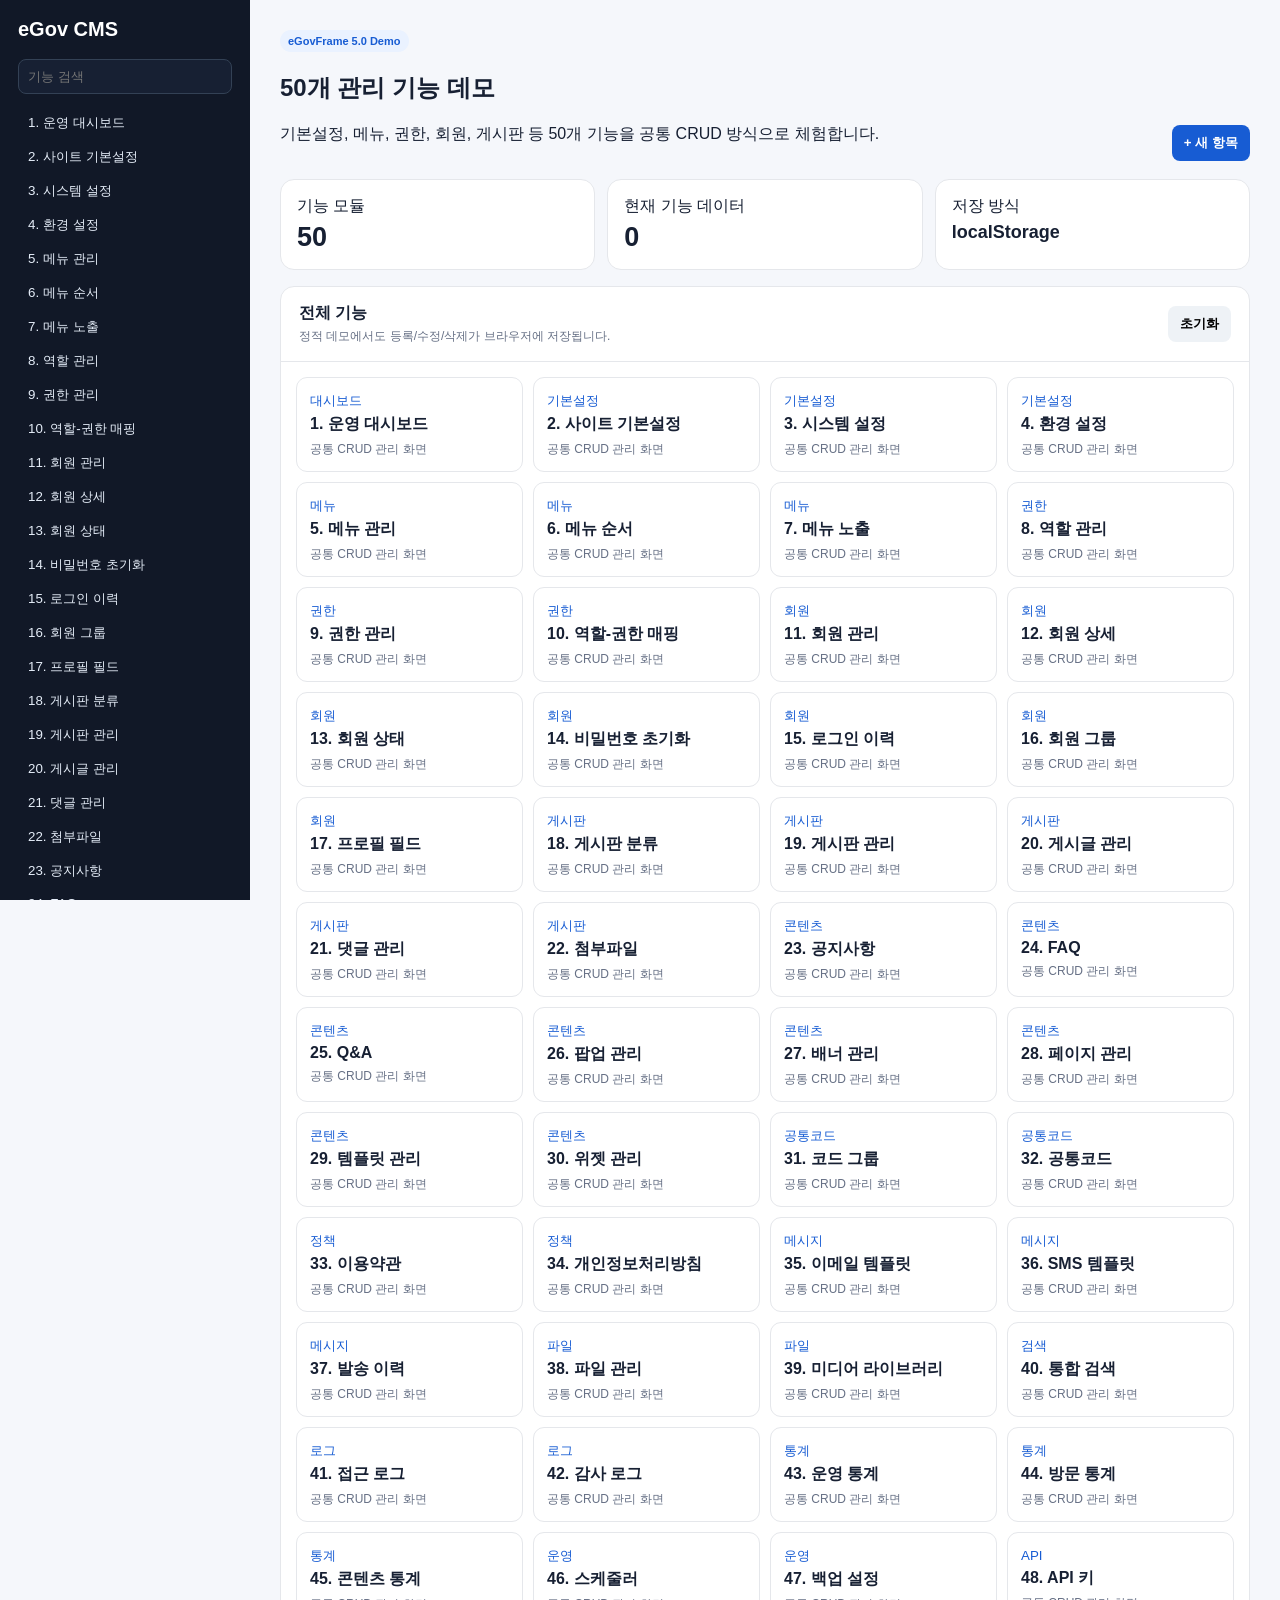
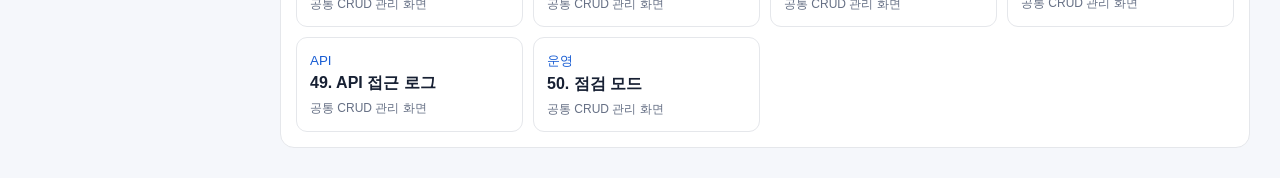
<file: docs/index.html>
<!doctype html><html lang="ko"><head><meta charset="utf-8"><meta name="viewport" content="width=device-width,initial-scale=1"><title>eGovFrame CMS 50 기능 데모</title><style>*{box-sizing:border-box}body{margin:0;font-family:Arial,'Noto Sans KR',sans-serif;background:#f5f7fb;color:#172033}.app{display:grid;grid-template-columns:250px 1fr;min-height:100vh}.side{background:#111827;color:white;padding:18px;height:100vh;overflow:auto;position:sticky;top:0}.brand{font-size:20px;font-weight:900;margin-bottom:18px}.side input{width:100%;padding:9px;border-radius:8px;border:1px solid #334155;background:#172033;color:white;margin-bottom:12px}.nav button{display:block;width:100%;text-align:left;border:0;background:transparent;color:#e5edf8;padding:8px 10px;border-radius:8px;cursor:pointer}.nav button:hover,.nav button.on{background:#22304a}.main{padding:30px}.top{display:flex;justify-content:space-between;align-items:end;gap:15px;margin-bottom:18px}.badge{display:inline-block;padding:5px 8px;border-radius:999px;background:#eaf2ff;color:#175cd3;font-size:11px;font-weight:800}.stats{display:grid;grid-template-columns:repeat(3,1fr);gap:12px;margin-bottom:16px}.card,.panel{background:#fff;border:1px solid #e5e7eb;border-radius:14px}.card{padding:16px}.card strong{display:block;font-size:27px;margin-top:5px}.panel{overflow:hidden}.head{padding:16px 18px;border-bottom:1px solid #e5e7eb;display:flex;justify-content:space-between;align-items:center}.primary,.ghost,.danger{border:0;border-radius:8px;padding:9px 12px;font-weight:700;cursor:pointer}.primary{background:#175cd3;color:white}.ghost{background:#eef2f6}.danger{background:#fff0eb;color:#b42318}.grid{padding:15px;display:grid;grid-template-columns:repeat(4,1fr);gap:10px}.feature{border:1px solid #e5e7eb;border-radius:11px;padding:13px;cursor:pointer}.feature:hover{border-color:#9bbcf4}.feature small{color:#175cd3}.feature b{display:block;margin:4px 0}.feature span{font-size:12px;color:#667085}.table{width:100%;border-collapse:collapse;font-size:13px}.table th,.table td{padding:12px;border-bottom:1px solid #e5e7eb;text-align:left}.empty{text-align:center;color:#667085;padding:30px!important}dialog{border:0;border-radius:14px;width:min(480px,92vw)}form{display:grid;gap:12px}form input,form textarea{padding:9px;border:1px solid #d0d5dd;border-radius:8px}.actions{display:flex;gap:6px}@media(max-width:900px){.app{grid-template-columns:200px 1fr}.grid{grid-template-columns:repeat(2,1fr)}}@media(max-width:650px){.app{display:block}.side{height:auto;position:relative}.grid{grid-template-columns:1fr}.stats{grid-template-columns:1fr}.main{padding:18px}}</style></head><body><div class="app"><aside class="side"><div class="brand">eGov CMS</div><input id="search" placeholder="기능 검색"><div id="nav" class="nav"></div></aside><main class="main"><section class="top"><div><div class="badge">eGovFrame 5.0 Demo</div><h1 id="title">50개 관리 기능 데모</h1><p id="desc">기본설정, 메뉴, 권한, 회원, 게시판 등 50개 기능을 공통 CRUD 방식으로 체험합니다.</p></div><button class="primary" id="add">+ 새 항목</button></section><section class="stats"><div class="card"><span>기능 모듈</span><strong>50</strong></div><div class="card"><span>현재 기능 데이터</span><strong id="count">0</strong></div><div class="card"><span>저장 방식</span><strong style="font-size:18px">localStorage</strong></div></section><section class="panel"><div class="head"><div><b id="panelTitle">전체 기능</b><div style="font-size:12px;color:#667085;margin-top:4px">정적 데모에서도 등록/수정/삭제가 브라우저에 저장됩니다.</div></div><button class="ghost" id="reset">초기화</button></div><div id="body"></div></section></main></div><dialog id="dlg"><form id="form" method="dialog" style="padding:18px"><h3 id="dlgTitle" style="margin:0">항목 등록</h3><input id="itemTitle" placeholder="제목/키" required><textarea id="itemContent" rows="5" placeholder="내용/값"></textarea><div class="actions"><button class="primary" value="default">저장</button><button class="ghost" type="button" onclick="dlg.close()">취소</button></div></form></dialog><script>const features=[['대시보드','운영 대시보드'],['기본설정','사이트 기본설정'],['기본설정','시스템 설정'],['기본설정','환경 설정'],['메뉴','메뉴 관리'],['메뉴','메뉴 순서'],['메뉴','메뉴 노출'],['권한','역할 관리'],['권한','권한 관리'],['권한','역할-권한 매핑'],['회원','회원 관리'],['회원','회원 상세'],['회원','회원 상태'],['회원','비밀번호 초기화'],['회원','로그인 이력'],['회원','회원 그룹'],['회원','프로필 필드'],['게시판','게시판 분류'],['게시판','게시판 관리'],['게시판','게시글 관리'],['게시판','댓글 관리'],['게시판','첨부파일'],['콘텐츠','공지사항'],['콘텐츠','FAQ'],['콘텐츠','Q&A'],['콘텐츠','팝업 관리'],['콘텐츠','배너 관리'],['콘텐츠','페이지 관리'],['콘텐츠','템플릿 관리'],['콘텐츠','위젯 관리'],['공통코드','코드 그룹'],['공통코드','공통코드'],['정책','이용약관'],['정책','개인정보처리방침'],['메시지','이메일 템플릿'],['메시지','SMS 템플릿'],['메시지','발송 이력'],['파일','파일 관리'],['파일','미디어 라이브러리'],['검색','통합 검색'],['로그','접근 로그'],['로그','감사 로그'],['통계','운영 통계'],['통계','방문 통계'],['통계','콘텐츠 통계'],['운영','스케줄러'],['운영','백업 설정'],['API','API 키'],['API','API 접근 로그'],['운영','점검 모드']];let current=-1,editing=null;const key=i=>'egovcms-'+i;const load=i=>JSON.parse(localStorage.getItem(key(i))||'[]');const save=(i,v)=>localStorage.setItem(key(i),JSON.stringify(v));function renderNav(q=''){nav.innerHTML='';features.forEach((f,i)=>{if((f[0]+' '+f[1]).toLowerCase().includes(q.toLowerCase())){const b=document.createElement('button');b.textContent=(i+1)+'. '+f[1];b.onclick=()=>openFeature(i);if(i===current)b.className='on';nav.appendChild(b)}})}function renderHome(){current=-1;title.textContent='50개 관리 기능 데모';desc.textContent='기본설정, 메뉴, 권한, 회원, 게시판 등 50개 기능을 공통 CRUD 방식으로 체험합니다.';panelTitle.textContent='전체 기능';count.textContent='0';body.innerHTML='<div class="grid">'+features.map((f,i)=>`<div class="feature" onclick="openFeature(${i})"><small>${f[0]}</small><b>${i+1}. ${f[1]}</b><span>공통 CRUD 관리 화면</span></div>`).join('')+'</div>';renderNav(search.value)}function openFeature(i){current=i;editing=null;title.textContent=features[i][1];desc.textContent=features[i][0]+' 영역 관리 기능';panelTitle.textContent=features[i][1]+' 데이터';renderTable();renderNav(search.value)}function renderTable(){const rows=load(current);count.textContent=rows.length;body.innerHTML=`<table class="table"><thead><tr><th>ID</th><th>제목</th><th>내용</th><th></th></tr></thead><tbody>${rows.length?rows.map((r,idx)=>`<tr><td>${idx+1}</td><td>${esc(r.title)}</td><td>${esc(r.content)}</td><td class="actions"><button class="ghost" onclick="editItem(${idx})">수정</button><button class="danger" onclick="delItem(${idx})">삭제</button></td></tr>`).join(''):'<tr><td colspan="4" class="empty">등록된 항목이 없습니다.</td></tr>'}</tbody></table>`}function esc(s){return String(s||'').replace(/[&<>"']/g,m=>({'&':'&amp;','<':'&lt;','>':'&gt;','"':'&quot;',"'":'&#039;'}[m]))}add.onclick=()=>{if(current<0){openFeature(1);return}editing=null;itemTitle.value='';itemContent.value='';dlgTitle.textContent='항목 등록';dlg.showModal()};form.onsubmit=()=>{const rows=load(current),v={title:itemTitle.value,content:itemContent.value};if(editing===null)rows.push(v);else rows[editing]=v;save(current,rows);setTimeout(renderTable)};window.editItem=i=>{editing=i;const r=load(current)[i];itemTitle.value=r.title;itemContent.value=r.content;dlgTitle.textContent='항목 수정';dlg.showModal()};window.delItem=i=>{const rows=load(current);rows.splice(i,1);save(current,rows);renderTable()};reset.onclick=()=>{if(current>=0){localStorage.removeItem(key(current));renderTable()}};search.oninput=()=>renderNav(search.value);renderHome();</script></body></html>
</file>
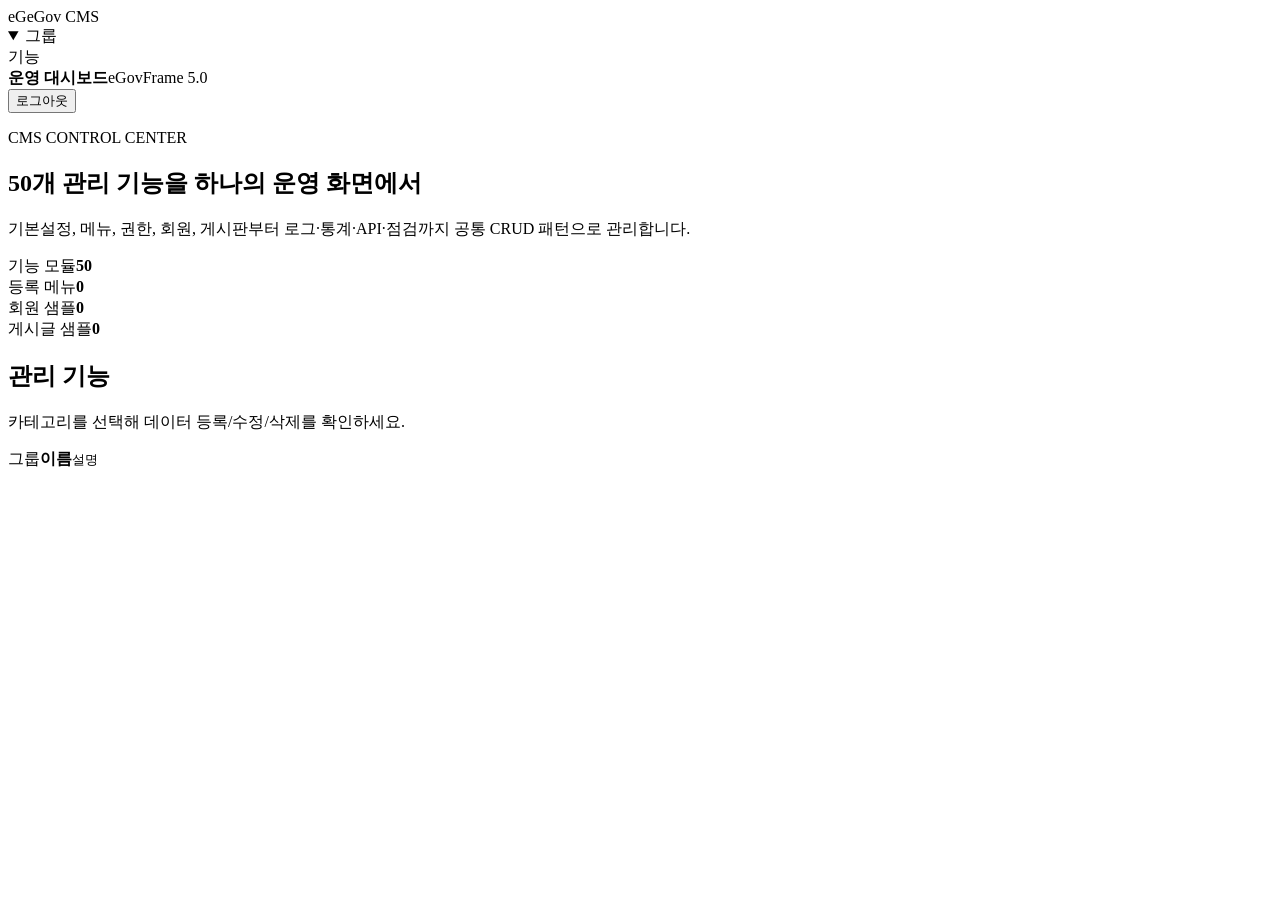
<file: src/main/resources/templates/dashboard.html>
<!doctype html><html lang="ko" xmlns:th="http://www.thymeleaf.org"><head><meta charset="utf-8"><meta name="viewport" content="width=device-width,initial-scale=1"><title>CMS 대시보드</title><link rel="stylesheet" th:href="@{/css/admin.css}"></head><body><div class="shell"><aside class="sidebar"><a class="brand" th:href="@{/admin}"><span class="brand-mark">eG</span><span>eGov CMS</span></a><nav><details th:each="entry : ${groups}" open><summary th:text="${entry.key}">그룹</summary><a th:each="f : ${entry.value}" th:href="@{'/admin/features/' + ${f.code}}" th:text="${f.name}">기능</a></details></nav></aside><main class="content"><header class="topbar"><div><strong>운영 대시보드</strong><span class="pill">eGovFrame 5.0</span></div><form method="post" th:action="@{/logout}"><button class="ghost">로그아웃</button></form></header><section class="hero"><p class="eyebrow">CMS CONTROL CENTER</p><h1>50개 관리 기능을 하나의 운영 화면에서</h1><p>기본설정, 메뉴, 권한, 회원, 게시판부터 로그·통계·API·점검까지 공통 CRUD 패턴으로 관리합니다.</p></section><section class="stats"><article><span>기능 모듈</span><strong th:text="${featureCount}">50</strong></article><article><span>등록 메뉴</span><strong th:text="${menuCount}">0</strong></article><article><span>회원 샘플</span><strong th:text="${memberCount}">0</strong></article><article><span>게시글 샘플</span><strong th:text="${postCount}">0</strong></article></section><section class="panel"><div class="panel-head"><div><h2>관리 기능</h2><p>카테고리를 선택해 데이터 등록/수정/삭제를 확인하세요.</p></div></div><div class="feature-grid"><a th:each="f : ${T(kr.co.yadoc.cms.domain.FeatureCatalog).FEATURES}" th:href="@{'/admin/features/' + ${f.code}}" class="feature-card"><span th:text="${f.group}">그룹</span><strong th:text="${f.name}">이름</strong><small th:text="${f.description}">설명</small></a></div></section></main></div></body></html>
</file>
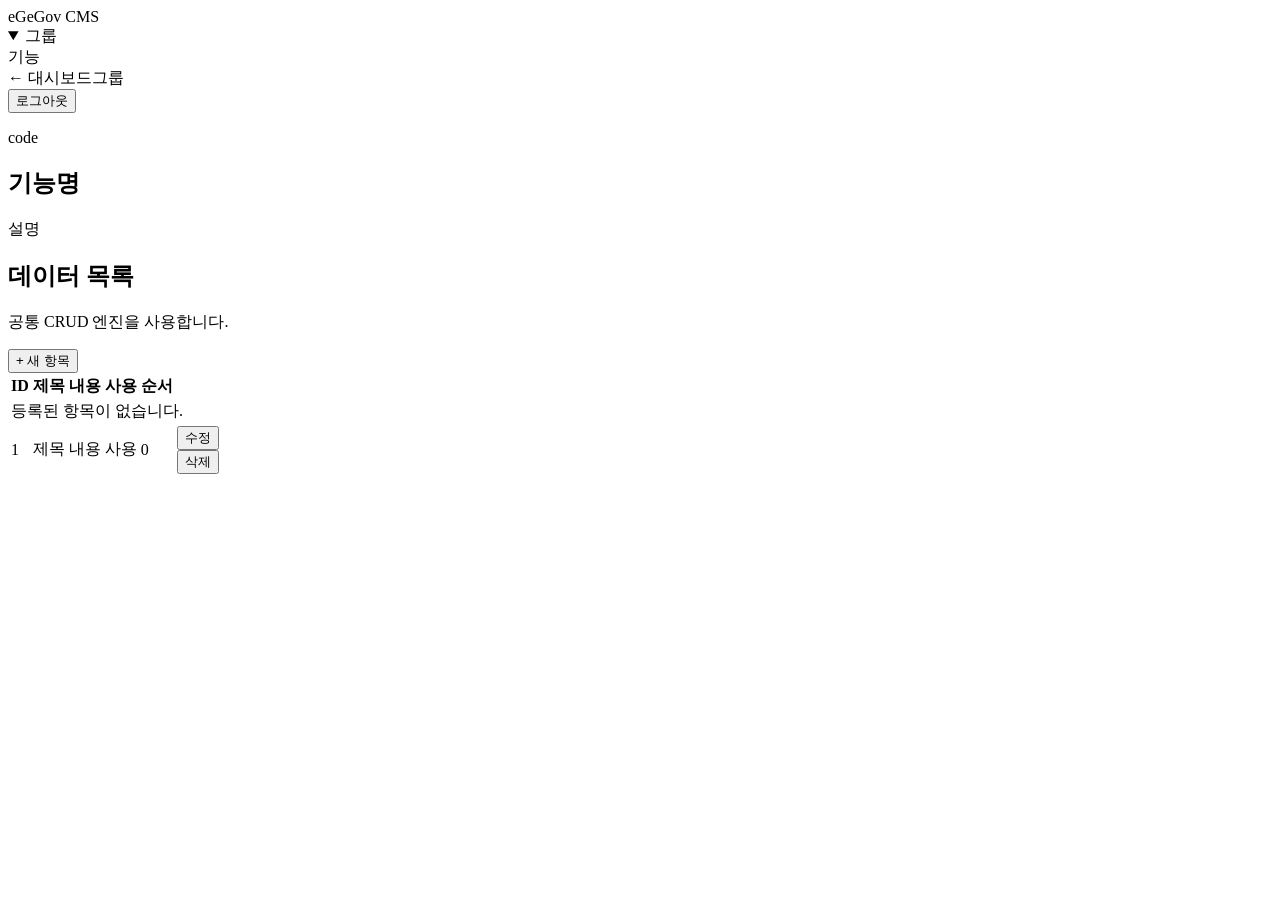
<file: src/main/resources/templates/feature.html>
<!doctype html><html lang="ko" xmlns:th="http://www.thymeleaf.org"><head><meta charset="utf-8"><meta name="viewport" content="width=device-width,initial-scale=1"><title th:text="${feature.name} + ' | eGov CMS'">CMS</title><link rel="stylesheet" th:href="@{/css/admin.css}"></head><body><div class="shell"><aside class="sidebar"><a class="brand" th:href="@{/admin}"><span class="brand-mark">eG</span><span>eGov CMS</span></a><nav><details th:each="entry : ${groups}" open><summary th:text="${entry.key}">그룹</summary><a th:each="f : ${entry.value}" th:href="@{'/admin/features/' + ${f.code}}" th:text="${f.name}" th:classappend="${f.code == feature.code} ? ' active' : ''">기능</a></details></nav></aside><main class="content"><header class="topbar"><div><a th:href="@{/admin}" class="back">← 대시보드</a><span class="pill" th:text="${feature.group}">그룹</span></div><form method="post" th:action="@{/logout}"><button class="ghost">로그아웃</button></form></header><section class="hero compact"><p class="eyebrow" th:text="${feature.code}">code</p><h1 th:text="${feature.name}">기능명</h1><p th:text="${feature.description}">설명</p></section><section class="panel"><div class="panel-head"><div><h2>데이터 목록</h2><p>공통 CRUD 엔진을 사용합니다.</p></div><button class="primary" onclick="document.getElementById('createForm').showModal()">+ 새 항목</button></div><div class="table-wrap"><table><thead><tr><th>ID</th><th>제목</th><th>내용</th><th>사용</th><th>순서</th><th></th></tr></thead><tbody><tr th:if="${#lists.isEmpty(items)}"><td colspan="6" class="empty">등록된 항목이 없습니다.</td></tr><tr th:each="item : ${items}"><td th:text="${item.id}">1</td><td th:text="${item.title}">제목</td><td th:text="${item.content}">내용</td><td><span th:class="${item.enabled} ? 'status on' : 'status off'" th:text="${item.enabled} ? '사용' : '중지'">사용</span></td><td th:text="${item.sortOrder}">0</td><td class="actions"><button class="ghost small" th:attr="onclick=|document.getElementById('edit-${item.id}').showModal()|">수정</button><form method="post" th:action="@{'/admin/features/' + ${feature.code} + '/' + ${item.id} + '/delete'}"><button class="danger small">삭제</button></form></td></tr></tbody></table></div></section></main></div><dialog id="createForm"><form method="post" th:action="@{'/admin/features/' + ${feature.code}}" class="dialog-form"><div class="dialog-head"><h3>항목 등록</h3><button type="button" onclick="this.closest('dialog').close()">×</button></div><label>제목<input name="title" required></label><label>내용<textarea name="content" rows="5"></textarea></label><div class="form-row"><label>순서<input name="sortOrder" type="number" value="0"></label><label><input name="enabled" type="checkbox" value="true" checked> 사용</label></div><button class="primary">저장</button></form></dialog><dialog th:each="item : ${items}" th:id="'edit-' + ${item.id}"><form method="post" th:action="@{'/admin/features/' + ${feature.code} + '/' + ${item.id} + '/update'}" class="dialog-form"><div class="dialog-head"><h3>항목 수정</h3><button type="button" onclick="this.closest('dialog').close()">×</button></div><label>제목<input name="title" th:value="${item.title}" required></label><label>내용<textarea name="content" rows="5" th:text="${item.content}"></textarea></label><div class="form-row"><label>순서<input name="sortOrder" type="number" th:value="${item.sortOrder}"></label><label><input name="enabled" type="checkbox" value="true" th:checked="${item.enabled}"> 사용</label></div><button class="primary">변경 저장</button></form></dialog></body></html>
</file>
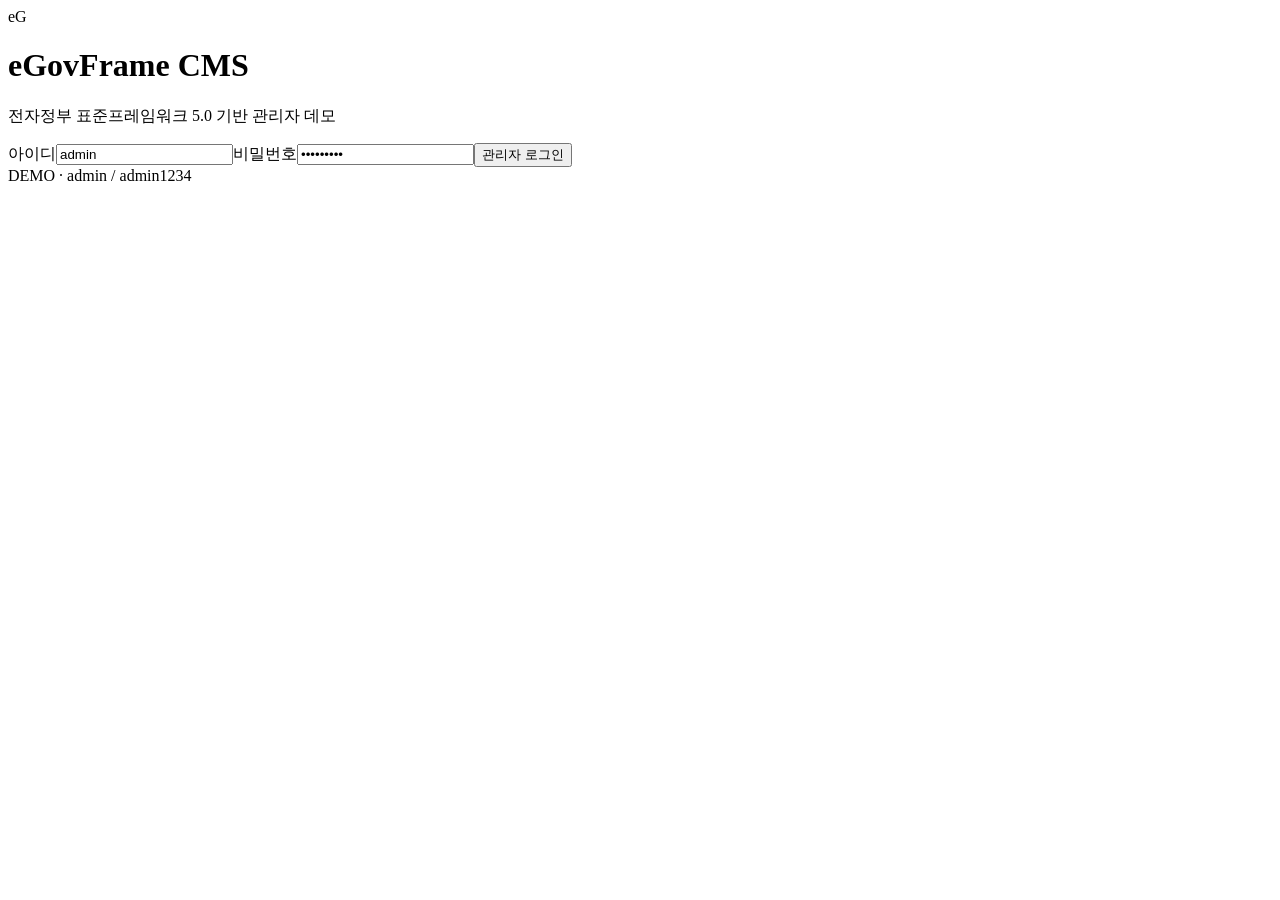
<file: src/main/resources/templates/login.html>
<!doctype html><html lang="ko" xmlns:th="http://www.thymeleaf.org"><head><meta charset="utf-8"><meta name="viewport" content="width=device-width,initial-scale=1"><title>eGov CMS 로그인</title><link rel="stylesheet" th:href="@{/css/admin.css}"></head><body class="login-body"><main class="login-card"><div class="brand-mark">eG</div><h1>eGovFrame CMS</h1><p class="muted">전자정부 표준프레임워크 5.0 기반 관리자 데모</p><form method="post" th:action="@{/login}" class="stack"><label>아이디<input name="username" value="admin"></label><label>비밀번호<input name="password" type="password" value="admin1234"></label><button class="primary" type="submit">관리자 로그인</button></form><div class="demo-account">DEMO · admin / admin1234</div></main></body></html>
</file>
